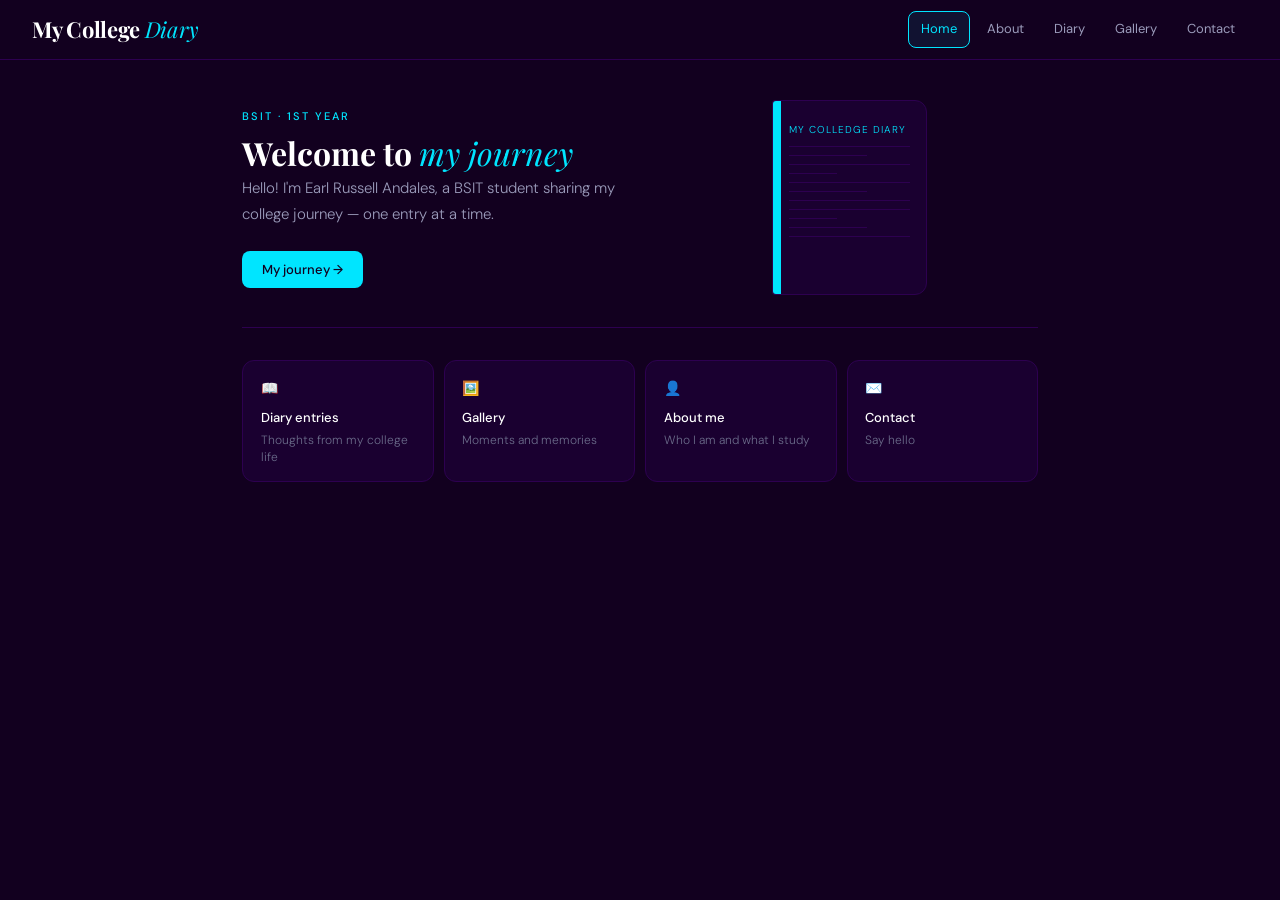
<file: index.html>
<!DOCTYPE html>
<html lang="en">
<head>
  <meta charset="UTF-8">
  <meta name="viewport" content="width=device-width, initial-scale=1.0">
  <title>My College Diary</title>
  <link rel="stylesheet" href="style.css">
</head>
<body>

<header>
  <h1>My College <span>Diary</span></h1>
  <nav>
    <a href="index.html" class="active">Home</a>
    <a href="about.html">About</a>
    <a href="diary.html">Diary</a>
    <a href="gallery.html">Gallery</a>
    <a href="contact.html">Contact</a>
  </nav>
</header>

<main>
  <section class="hero-grid">
    <div>
      <p class="eyebrow">BSIT · 1st Year</p>
      <h1 class="page-title">Welcome to <em>my journey</em></h1>
      <p class="hero-intro" id="intro">
        Hello! I'm Earl Russell Andales, a BSIT student sharing my college journey — one entry at a time.
      </p>
      <button class="btn-primary" onclick="revealIntro()">My journey →</button>
    </div>
    <div>
      <div class="book-art">
        <span class="book-tag">My Colledge Diary</span>
        <div class="book-lines">
          <div class="line"></div>
          <div class="line short"></div>
          <div class="line"></div>
          <div class="line shorter"></div>
          <div class="line"></div>
          <div class="line short"></div>
          <div class="line"></div>
          <div class="line"></div>
          <div class="line shorter"></div>
          <div class="line short"></div>
          <div class="line"></div>
        </div>
      </div>
    </div>
  </section>

  <hr class="divider">

  <div class="quick-grid">
    <a class="quick-card" href="diary.html">
      <span class="icon">📖</span>
      <span class="title">Diary entries</span>
      <span class="desc">Thoughts from my college life</span>
    </a>
    <a class="quick-card" href="gallery.html">
      <span class="icon">🖼️</span>
      <span class="title">Gallery</span>
      <span class="desc">Moments and memories</span>
    </a>
    <a class="quick-card" href="about.html">
      <span class="icon">👤</span>
      <span class="title">About me</span>
      <span class="desc">Who I am and what I study</span>
    </a>
    <a class="quick-card" href="contact.html">
      <span class="icon">✉️</span>
      <span class="title">Contact</span>
      <span class="desc">Say hello</span>
    </a>
  </div>
</main>

<script>
  function revealIntro() {
    const el = document.getElementById('intro');
    el.style.transition = 'opacity 0.3s';
    el.style.opacity = '0';
    setTimeout(() => {
      el.textContent = 'Welcome to my personal college diary — a space where I document every milestone, struggle, and memory of my BSIT journey.';
      el.style.opacity = '1';
    }, 300);
  }
</script>

</body>
</html>
</file>
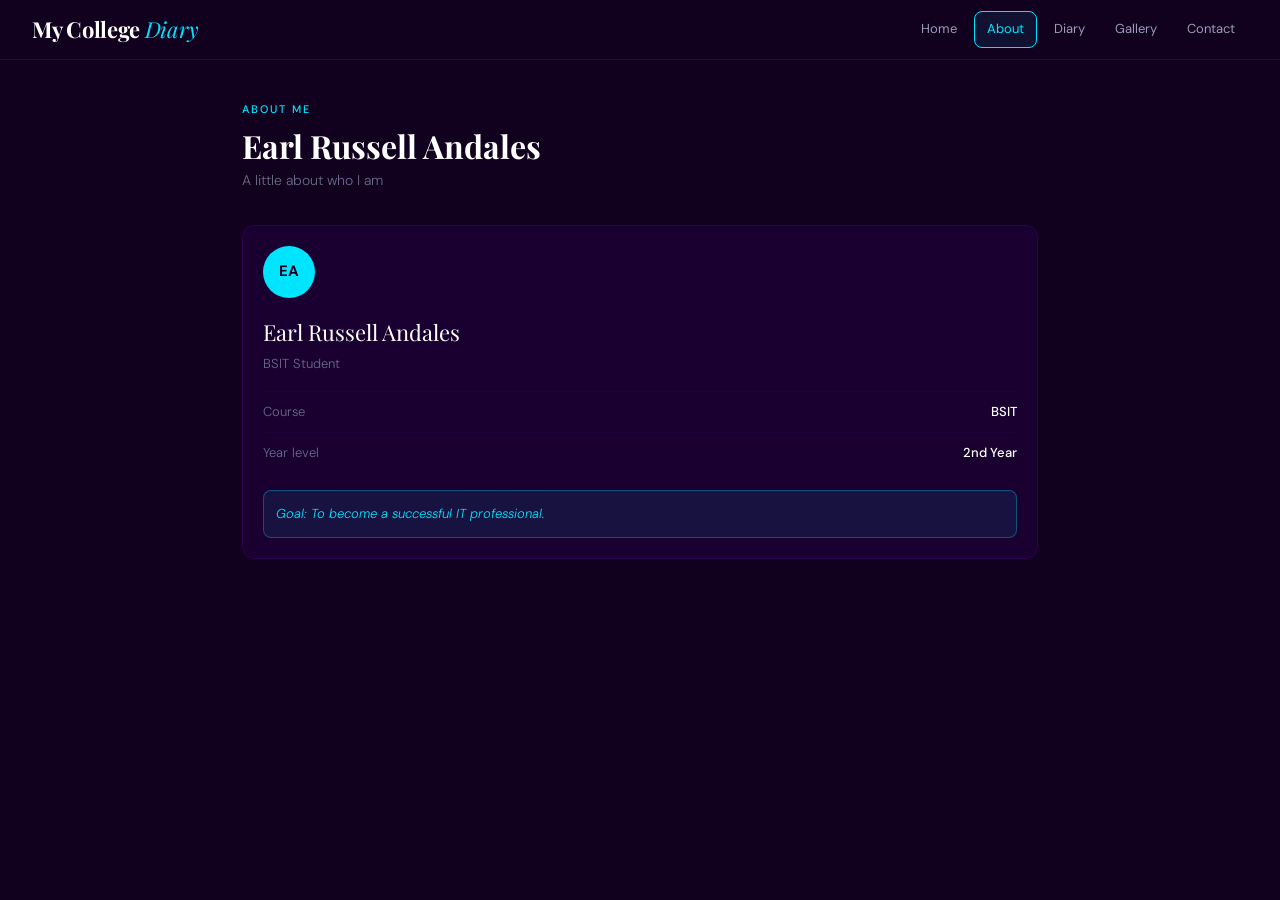
<file: about.html>
<!DOCTYPE html>
<html lang="en">
<head>
  <meta charset="UTF-8">
  <meta name="viewport" content="width=device-width, initial-scale=1.0">
  <title>About Me – My College Diary</title>
  <link rel="stylesheet" href="style.css">
</head>
<body>

<header>
  <h1>My College <span>Diary</span></h1>
  <nav>
    <a href="index.html">Home</a>
    <a href="about.html" class="active">About</a>
    <a href="diary.html">Diary</a>
    <a href="gallery.html">Gallery</a>
    <a href="contact.html">Contact</a>
  </nav>
</header>

<main>
  <p class="eyebrow">About me</p>
  <h1 class="page-title">Earl Russell Andales</h1>
  <p class="page-subtitle">A little about who I am</p>

  <div class="card">
    <div class="about-avatar">EA</div>
    <div class="about-name">Earl Russell Andales</div>
    <div class="about-course">BSIT Student</div>
    <div class="about-row">
      <span class="label">Course</span>
      <span class="value">BSIT</span>
    </div>
    <div class="about-row">
      <span class="label">Year level</span>
      <span class="value">2nd Year</span>
    </div>
    <div class="goal-box">
      Goal: To become a successful IT professional.
    </div>
  </div>
</main>

</body>
</html>
</file>
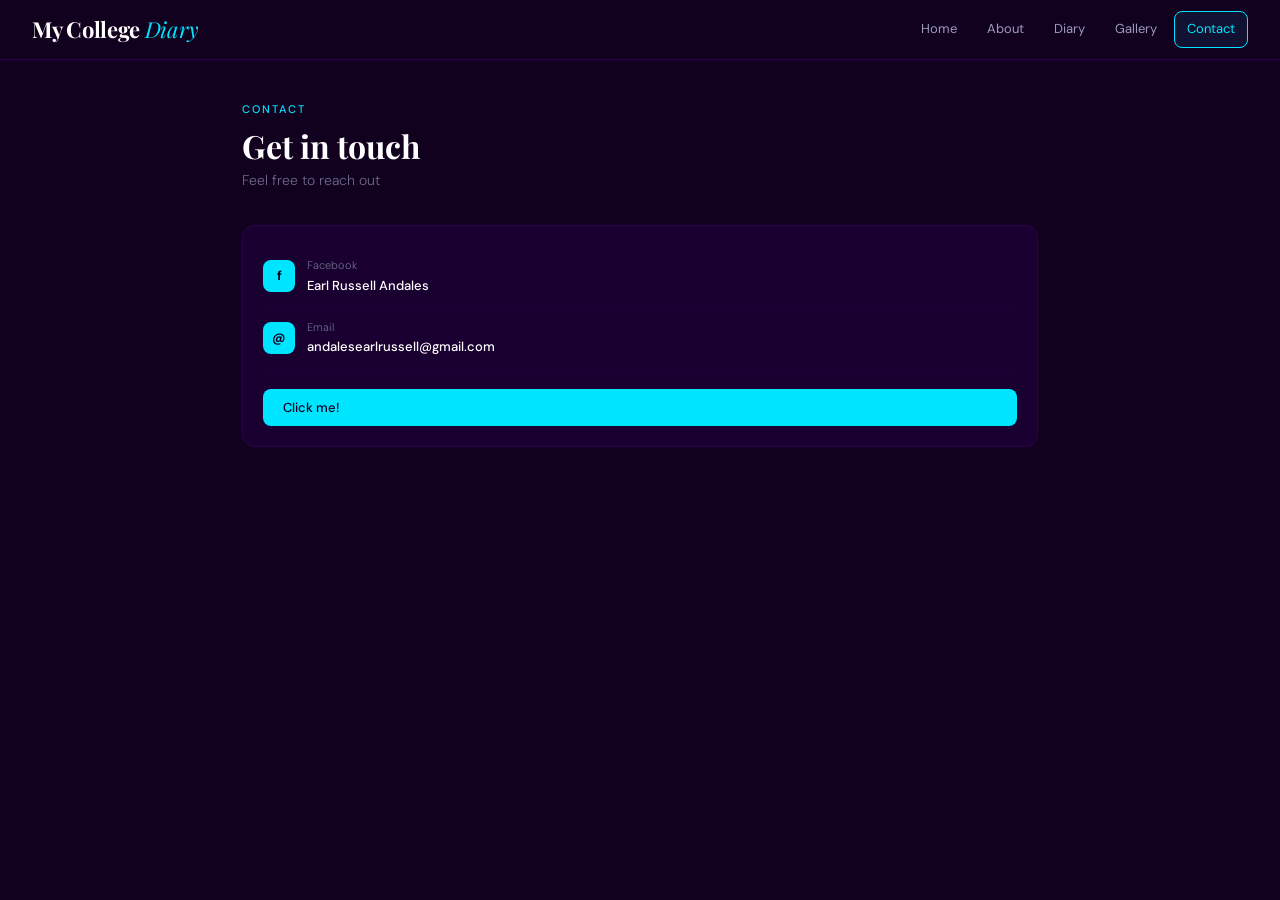
<file: contact.html>
<!DOCTYPE html>
<html lang="en">
<head>
  <meta charset="UTF-8">
  <meta name="viewport" content="width=device-width, initial-scale=1.0">
  <title>Contact – My College Diary</title>
  <link rel="stylesheet" href="style.css">
</head>
<body>

<header>
  <h1>My College <span>Diary</span></h1>
  <nav>
    <a href="index.html">Home</a>
    <a href="about.html">About</a>
    <a href="diary.html">Diary</a>
    <a href="gallery.html">Gallery</a>
    <a href="contact.html" class="active">Contact</a>
  </nav>
</header>

<main>
  <p class="eyebrow">Contact</p>
  <h1 class="page-title">Get in touch</h1>
  <p class="page-subtitle">Feel free to reach out</p>

  <div class="card">
    <div class="contact-row">
      <div class="contact-icon">f</div>
      <div>
        <div class="contact-label">Facebook</div>
        <div class="contact-value">Earl Russell Andales</div>
      </div>
    </div>
    <div class="contact-row">
      <div class="contact-icon">@</div>
      <div>
        <div class="contact-label">Email</div>
        <div class="contact-value">andalesearlrussell@gmail.com</div>
      </div>
    </div>
    <div class="contact-actions">
      <button class="btn-primary" onclick="toggleAlert()">Click me!</button>
      <div class="alert-box" id="alert-box">
        This website is created by Earl Russell Andales
      </div>
    </div>
  </div>
</main>

<script>
  function toggleAlert() {
    const box = document.getElementById('alert-box');
    box.style.display = box.style.display === 'block' ? 'none' : 'block';
  }
</script>

</body>
</html>
</file>
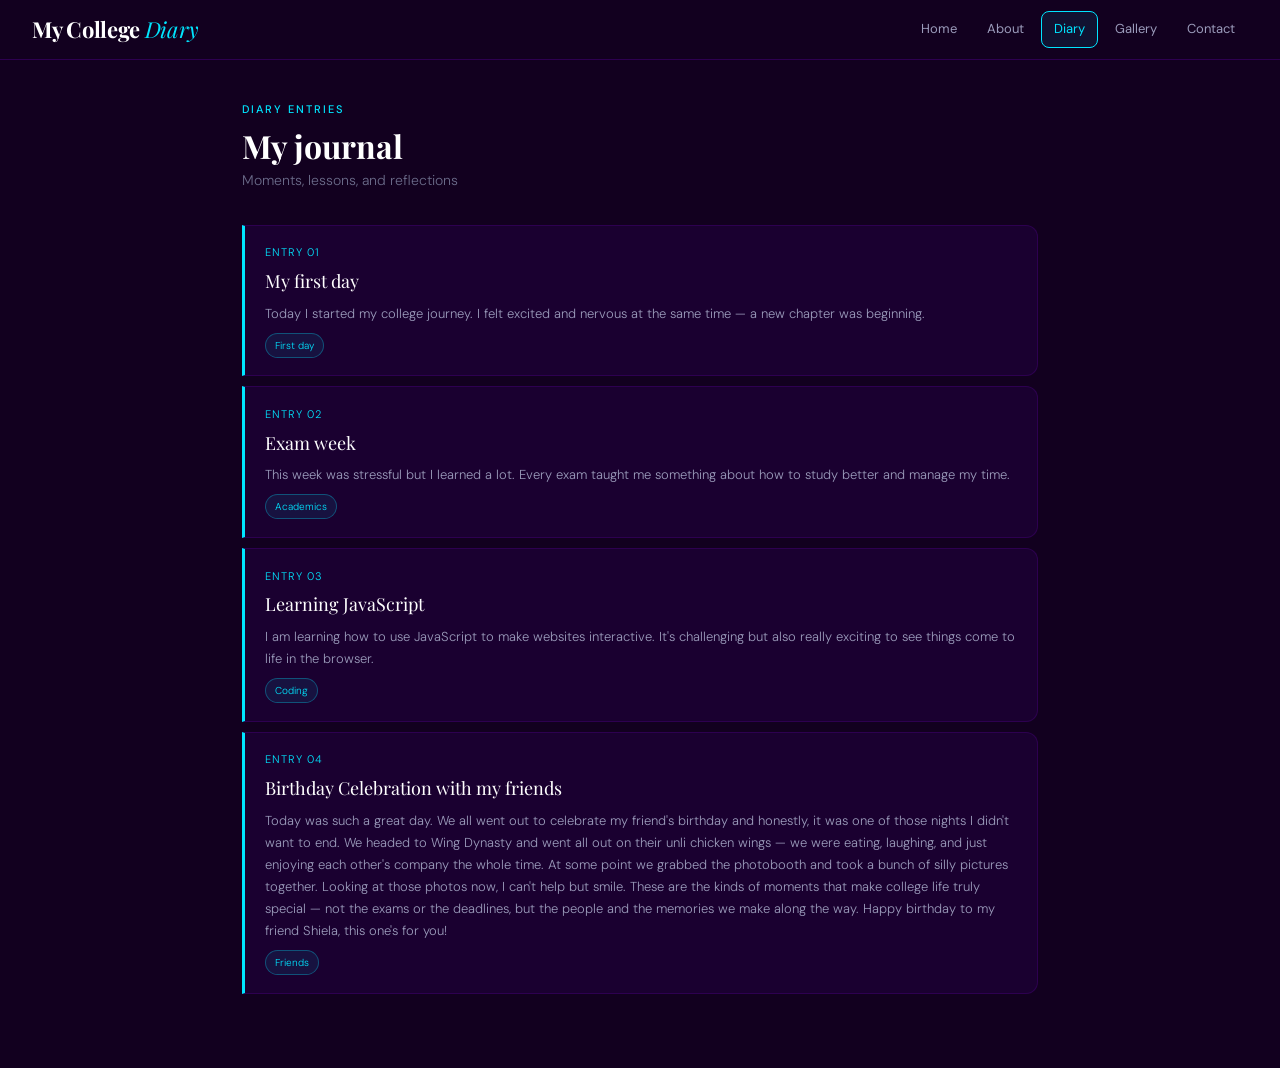
<file: diary.html>
<!DOCTYPE html>
<html lang="en">
<head>
  <meta charset="UTF-8">
  <meta name="viewport" content="width=device-width, initial-scale=1.0">
  <title>Diary – My College Diary</title>
  <link rel="stylesheet" href="style.css">
</head>
<body>

<header>
  <h1>My College <span>Diary</span></h1>
  <nav>
    <a href="index.html">Home</a>
    <a href="about.html">About</a>
    <a href="diary.html" class="active">Diary</a>
    <a href="gallery.html">Gallery</a>
    <a href="contact.html">Contact</a>
  </nav>
</header>

<main>
  <p class="eyebrow">Diary entries</p>
  <h1 class="page-title">My journal</h1>
  <p class="page-subtitle">Moments, lessons, and reflections</p>

  <div class="entry">
    <div class="entry-num">Entry 01</div>
    <h3>My first day</h3>
    <p>Today I started my college journey. I felt excited and nervous at the same time — a new chapter was beginning.</p>
    <span class="entry-tag">First day</span>
  </div>

  <div class="entry">
    <div class="entry-num">Entry 02</div>
    <h3>Exam week</h3>
    <p>This week was stressful but I learned a lot. Every exam taught me something about how to study better and manage my time.</p>
    <span class="entry-tag">Academics</span>
  </div>

  <div class="entry">
    <div class="entry-num">Entry 03</div>
    <h3>Learning JavaScript</h3>
    <p>I am learning how to use JavaScript to make websites interactive. It's challenging but also really exciting to see things come to life in the browser.</p>
    <span class="entry-tag">Coding</span>
  </div>

 <div class="entry">
    <div class="entry-num">Entry 04</div>
    <h3>Birthday Celebration with my friends</h3>
    <p>Today was such a great day. We all went out to celebrate my friend's birthday and honestly, it was one of those nights I didn't want to end. We headed to Wing Dynasty and went all out on their unli chicken wings — we were eating, laughing, and just enjoying each other's company the whole time. At some point we grabbed the photobooth and took a bunch of silly pictures together. Looking at those photos now, I can't help but smile. These are the kinds of moments that make college life truly special — not the exams or the deadlines, but the people and the memories we make along the way. Happy birthday to my friend Shiela, this one's for you!</p>
    <span class="entry-tag">Friends</span>
  </div>
</main>

</body>
</html>
</file>
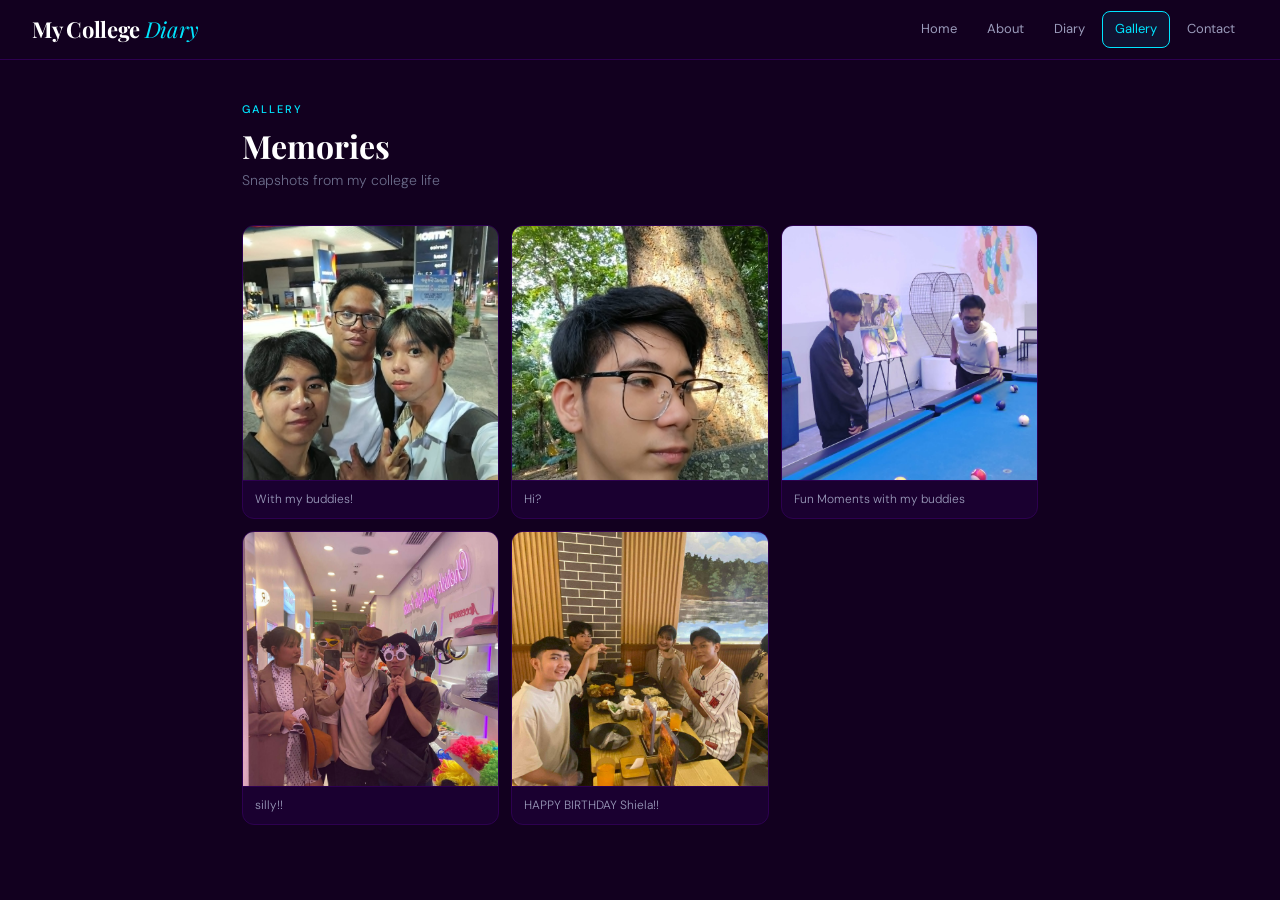
<file: gallery.html>
<!DOCTYPE html>
<html lang="en">
<head>
  <meta charset="UTF-8">
  <meta name="viewport" content="width=device-width, initial-scale=1.0">
  <title>Gallery – My College Diary</title>
  <link rel="stylesheet" href="style.css">
</head>
<body>

<header>
  <h1>My College <span>Diary</span></h1>
  <nav>
    <a href="index.html">Home</a>
    <a href="about.html">About</a>
    <a href="diary.html">Diary</a>
    <a href="gallery.html" class="active">Gallery</a>
    <a href="contact.html">Contact</a>
  </nav>
</header>

<main>
  <p class="eyebrow">Gallery</p>
  <h1 class="page-title">Memories</h1>
  <p class="page-subtitle">Snapshots from my college life</p>

  <div class="gallery-grid">
    <div class="gallery-item">
      <img src="me2.jpg" alt="With my buddies">
      <p> With my buddies!</p>
    </div>
    <div class="gallery-item">
      <img src="me.jpg" alt="Selfie">
      <p>Hi?</p>
    </div>
    <div class="gallery-item">
      <img src="me3.png" alt="Playing billiards with my buddies">
      <p>Fun Moments with my buddies</p>
    </div>
    <div class="gallery-item">
      <img src="me4.jpg" alt="photobooth">
      <p>silly!!</p>
    </div>
     <div class="gallery-item">
      <img src="me5.jpg" alt="Celebrating Friend birthday">
      <p>HAPPY BIRTHDAY Shiela!!</p>
    </div>
</main>

</body>
</html>
</file>
<file: style.css>
@import url('https://fonts.googleapis.com/css2?family=Playfair+Display:ital,wght@0,400;0,700;1,400&family=DM+Sans:wght@300;400;500&display=swap');

*, *::before, *::after {
  box-sizing: border-box;
  margin: 0;
  padding: 0;
}

:root {
  --bg:        #12001f;
  --surface:   #1a0030;
  --surface2:  #1f0038;
  --border:    #2d0050;
  --border2:   #3d0068;
  --accent:    #00e5ff;
  --accent-bg: rgba(0, 229, 255, 0.08);
  --accent-br: rgba(0, 229, 255, 0.3);
  --white:     #ffffff;
  --text:      #ffffff;
  --text-muted:#9b9bbb;
  --text-faint:#6b6b8a;
}

body {
  font-family: 'DM Sans', sans-serif;
  background-color: var(--bg);
  color: var(--text);
  font-size: 15px;
  line-height: 1.7;
  font-weight: 300;
}

/* ── HEADER & NAV ── */
header {
  background: var(--bg);
  border-bottom: 1px solid var(--border);
  padding: 0 2rem;
  display: flex;
  align-items: center;
  justify-content: space-between;
  flex-wrap: wrap;
  gap: 12px;
  min-height: 60px;
}

header h1 {
  font-family: 'Playfair Display', serif;
  font-size: 22px;
  font-weight: 700;
  color: var(--white);
  letter-spacing: -0.3px;
}

header h1 span {
  color: var(--accent);
  font-style: italic;
  font-weight: 400;
}

nav {
  display: flex;
  gap: 4px;
  flex-wrap: wrap;
}

nav a {
  font-size: 13px;
  font-weight: 400;
  color: var(--text-muted);
  text-decoration: none;
  padding: 6px 12px;
  border-radius: 8px;
  border: 1px solid transparent;
  transition: all 0.15s ease;
}

nav a:hover {
  color: var(--white);
  background: rgba(255, 255, 255, 0.06);
}

nav a.active {
  color: var(--accent);
  border-color: var(--accent);
  background: var(--accent-bg);
}

/* ── MAIN LAYOUT ── */
main {
  max-width: 860px;
  margin: 0 auto;
  padding: 2.5rem 2rem 4rem;
}

.eyebrow {
  font-size: 11px;
  font-weight: 500;
  letter-spacing: 2px;
  text-transform: uppercase;
  color: var(--accent);
  margin-bottom: 0.5rem;
}

.page-title {
  font-family: 'Playfair Display', serif;
  font-size: 32px;
  font-weight: 700;
  line-height: 1.2;
  color: var(--white);
  margin-bottom: 0.25rem;
}

.page-title em {
  font-style: italic;
  font-weight: 400;
  color: var(--accent);
}

.page-subtitle {
  font-size: 14px;
  color: var(--text-faint);
  margin-bottom: 2rem;
}

hr.divider {
  border: none;
  border-top: 1px solid var(--border);
  margin: 2rem 0;
}

/* ── BUTTONS ── */
.btn-primary {
  display: inline-flex;
  align-items: center;
  gap: 6px;
  font-family: 'DM Sans', sans-serif;
  font-size: 13px;
  font-weight: 500;
  padding: 10px 20px;
  border-radius: 8px;
  background: var(--accent);
  color: var(--bg);
  border: none;
  cursor: pointer;
  transition: opacity 0.15s;
  text-decoration: none;
}

.btn-primary:hover { opacity: 0.85; }

/* ── CARDS ── */
.card {
  background: var(--surface);
  border: 1px solid var(--border);
  border-radius: 12px;
  padding: 1.25rem;
}

/* ── INDEX: HERO ── */
.hero-grid {
  display: grid;
  grid-template-columns: 1fr 1fr;
  gap: 2.5rem;
  align-items: center;
  margin-bottom: 2rem;
}

.hero-intro {
  font-size: 15px;
  color: var(--text-muted);
  margin-bottom: 1.5rem;
  font-weight: 300;
}

.book-art {
  width: 155px;
  height: 195px;
  background: var(--surface);
  border: 1px solid var(--border);
  border-radius: 3px 12px 12px 3px;
  margin: 0 auto;
  padding: 1.25rem 1rem;
  position: relative;
  display: flex;
  flex-direction: column;
}

.book-art::before {
  content: '';
  position: absolute;
  left: 0; top: 0; bottom: 0;
  width: 8px;
  background: var(--accent);
  border-radius: 3px 0 0 3px;
}

.book-tag {
  font-size: 10px;
  letter-spacing: 1px;
  text-transform: uppercase;
  color: var(--accent);
  margin-bottom: 8px;
}

.book-lines { display: flex; flex-direction: column; gap: 8px; }
.book-lines .line { height: 1px; background: var(--border); }
.book-lines .line.short  { width: 65%; }
.book-lines .line.shorter { width: 40%; }

/* ── DIARY ENTRIES ── */
.entry {
  background: var(--surface);
  border: 1px solid var(--border);
  border-left: 3px solid var(--accent);
  border-radius: 0 12px 12px 0;
  padding: 1.1rem 1.25rem;
  margin-bottom: 10px;
  transition: border-color 0.15s;
}

.entry:hover { border-color: var(--accent); }

.entry-num {
  font-size: 11px;
  letter-spacing: 1px;
  text-transform: uppercase;
  color: var(--accent);
  margin-bottom: 4px;
}

.entry h3 {
  font-family: 'Playfair Display', serif;
  font-size: 18px;
  font-weight: 400;
  color: var(--white);
  margin-bottom: 6px;
}

.entry p { font-size: 13px; color: var(--text-muted); line-height: 1.7; }

.entry-tag {
  display: inline-block;
  font-size: 10px;
  padding: 3px 9px;
  border-radius: 20px;
  background: var(--accent-bg);
  color: var(--accent);
  margin-top: 8px;
  border: 1px solid var(--accent-br);
}

/* ── GALLERY ── */
.gallery-grid {
  display: grid;
  grid-template-columns: repeat(auto-fit, minmax(200px, 1fr));
  gap: 12px;
}

.gallery-item {
  background: var(--surface);
  border: 1px solid var(--border);
  border-radius: 12px;
  overflow: hidden;
  transition: border-color 0.15s;
}

.gallery-item:hover { border-color: var(--accent); }

.gallery-item img {
  width: 100%;
  aspect-ratio: 1;
  object-fit: cover;
  display: block;
  margin: 0;
  border-radius: 0;
  border-bottom: 1px solid var(--border);
}

.gallery-item p { font-size: 12px; color: var(--text-muted); padding: 10px 12px; line-height: 1.4; }

/* ── ABOUT ── */
.about-avatar {
  width: 52px;
  height: 52px;
  border-radius: 50%;
  background: var(--accent);
  display: flex;
  align-items: center;
  justify-content: center;
  font-size: 15px;
  font-weight: 700;
  color: var(--bg);
  margin-bottom: 1rem;
}

.about-name  { font-family: 'Playfair Display', serif; font-size: 22px; font-weight: 400; color: var(--white); }
.about-course { font-size: 13px; color: var(--text-faint); margin-top: 2px; margin-bottom: 1rem; }

.about-row {
  display: flex;
  justify-content: space-between;
  padding: 9px 0;
  border-top: 1px solid var(--surface2);
  font-size: 13px;
}

.about-row .label { color: var(--text-faint); }
.about-row .value { color: var(--white); font-weight: 500; }

.goal-box {
  margin-top: 1rem;
  padding: 12px;
  background: var(--accent-bg);
  border: 1px solid var(--accent-br);
  border-radius: 8px;
  font-size: 13px;
  color: var(--accent);
  font-style: italic;
}

/* ── CONTACT ── */
.contact-row {
  display: flex;
  align-items: center;
  gap: 12px;
  padding: 10px 0;
  border-bottom: 1px solid var(--surface2);
}

.contact-row:last-of-type { border-bottom: none; }

.contact-icon {
  width: 32px;
  height: 32px;
  border-radius: 8px;
  background: var(--accent);
  display: flex;
  align-items: center;
  justify-content: center;
  font-size: 13px;
  font-weight: 700;
  color: var(--bg);
  flex-shrink: 0;
}

.contact-label { font-size: 11px; color: var(--text-faint); }
.contact-value { font-size: 13px; color: var(--white); font-weight: 500; }

.contact-actions { margin-top: 1.25rem; display: flex; flex-direction: column; gap: 10px; }

.alert-box {
  display: none;
  padding: 10px 14px;
  background: var(--accent-bg);
  border: 1px solid var(--accent-br);
  border-radius: 8px;
  font-size: 13px;
  color: var(--accent);
}

/* ── RESPONSIVE ── */
@media (max-width: 600px) {
  header { padding: 0.75rem 1rem; justify-content: center; }
  main   { padding: 1.5rem 1rem 3rem; }
  .hero-grid { grid-template-columns: 1fr; }
  .book-art  { display: none; }
}

/* ── QUICK CARDS ── */
.quick-grid {
  display: grid;
  grid-template-columns: repeat(auto-fit, minmax(170px, 1fr));
  gap: 10px;
}

.quick-card {
  background: var(--surface);
  border: 1px solid var(--border);
  border-radius: 12px;
  padding: 1rem 1.1rem;
  text-decoration: none;
  display: block;
  transition: all 0.15s;
}

.quick-card:hover {
  border-color: var(--accent);
  background: #1f0038;
}

.quick-card .icon  { font-size: 14px; margin-bottom: 6px; display: block; }
.quick-card .title { font-size: 13px; font-weight: 500; color: var(--white); display: block; }
.quick-card .desc  { font-size: 12px; color: var(--text-faint); margin-top: 3px; line-height: 1.4; display: block; }
</file>
